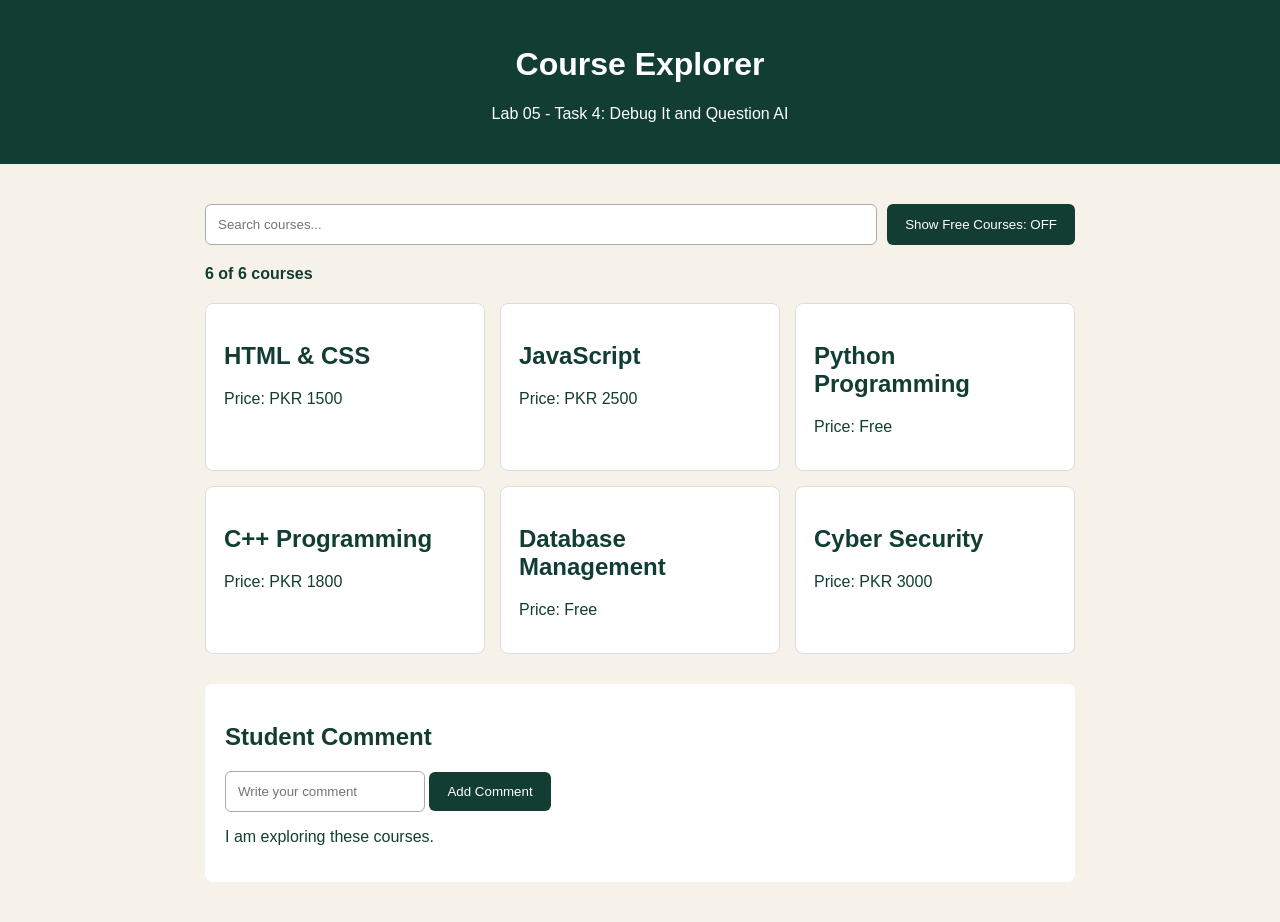
<file: lab 5 tasks/task4-debug-ai/index.html>
<!DOCTYPE html>
<html lang="en">
<head>
    <meta charset="UTF-8">
    <meta name="viewport" content="width=device-width, initial-scale=1.0">
    <title>Lab 05 - Task 4</title>
    <link rel="stylesheet" href="styles.css">
</head>
<body>
    <header>
        <h1>Course Explorer</h1>
        <p>Lab 05 - Task 4: Debug It and Question AI</p>
    </header>

    <main>
        <section class="controls">
            <input type="text" id="searchInput" placeholder="Search courses...">
            <button id="freeButton">Show Free Courses: OFF</button>
        </section>

        <p id="resultCount"></p>
        <section id="courseList" class="course-list"></section>

        <section class="comment-section">
            <h2>Student Comment</h2>
            <input type="text" id="commentInput" placeholder="Write your comment">
            <button id="commentButton">Add Comment</button>
            <p id="commentOutput"></p>
        </section>
    </main>

    <script src="app.js"></script>
</body>
</html>
</file>
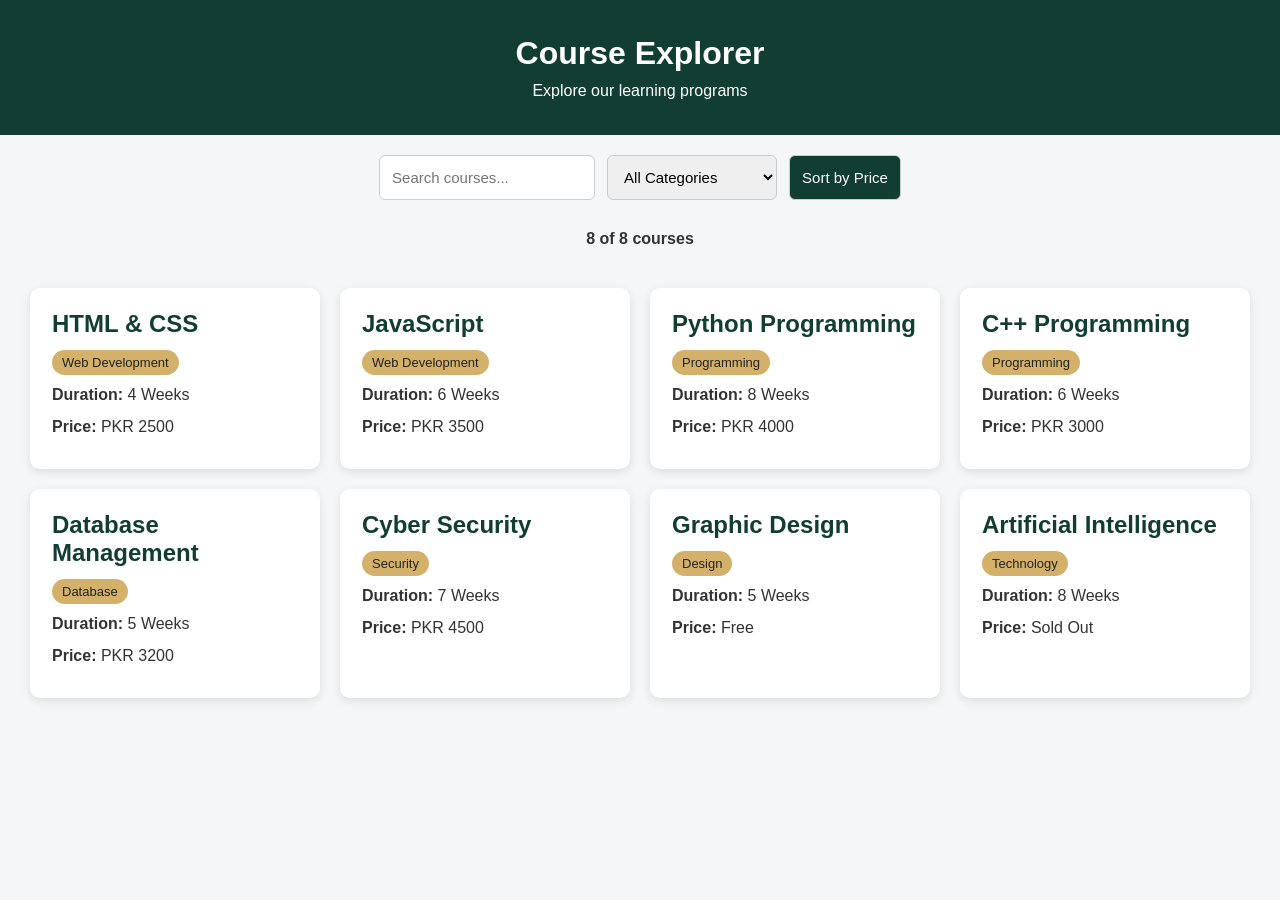
<file: lab 5 tasks/task2-cards.html>
<!DOCTYPE html>
<html lang="en">
<head>
    <meta charset="UTF-8">
    <meta name="viewport" content="width=device-width, initial-scale=1.0">
    <title>Course Explorer</title>
    <link rel="stylesheet" href="task2-styles.css">
</head>
<body>

    <header>
        <h1>Course Explorer</h1>
        <p>Explore our learning programs</p>
    </header>

    <section class="filters">

        <input
            type="text"
            id="searchInput"
            placeholder="Search courses..."
        >

        <select id="categoryFilter">
            <option value="All">All Categories</option>
            <option value="Web Development">Web Development</option>
            <option value="Programming">Programming</option>
            <option value="Database">Database</option>
            <option value="Security">Security</option>
            <option value="Design">Design</option>
            <option value="Technology">Technology</option>
        </select>

        <button id="sortButton">Sort by Price</button>

    </section>

    <p id="resultCount"></p>

    <main id="courseContainer" class="course-container"></main>

    <script src="task2-app.js"></script>

</body>
</html>
</file>
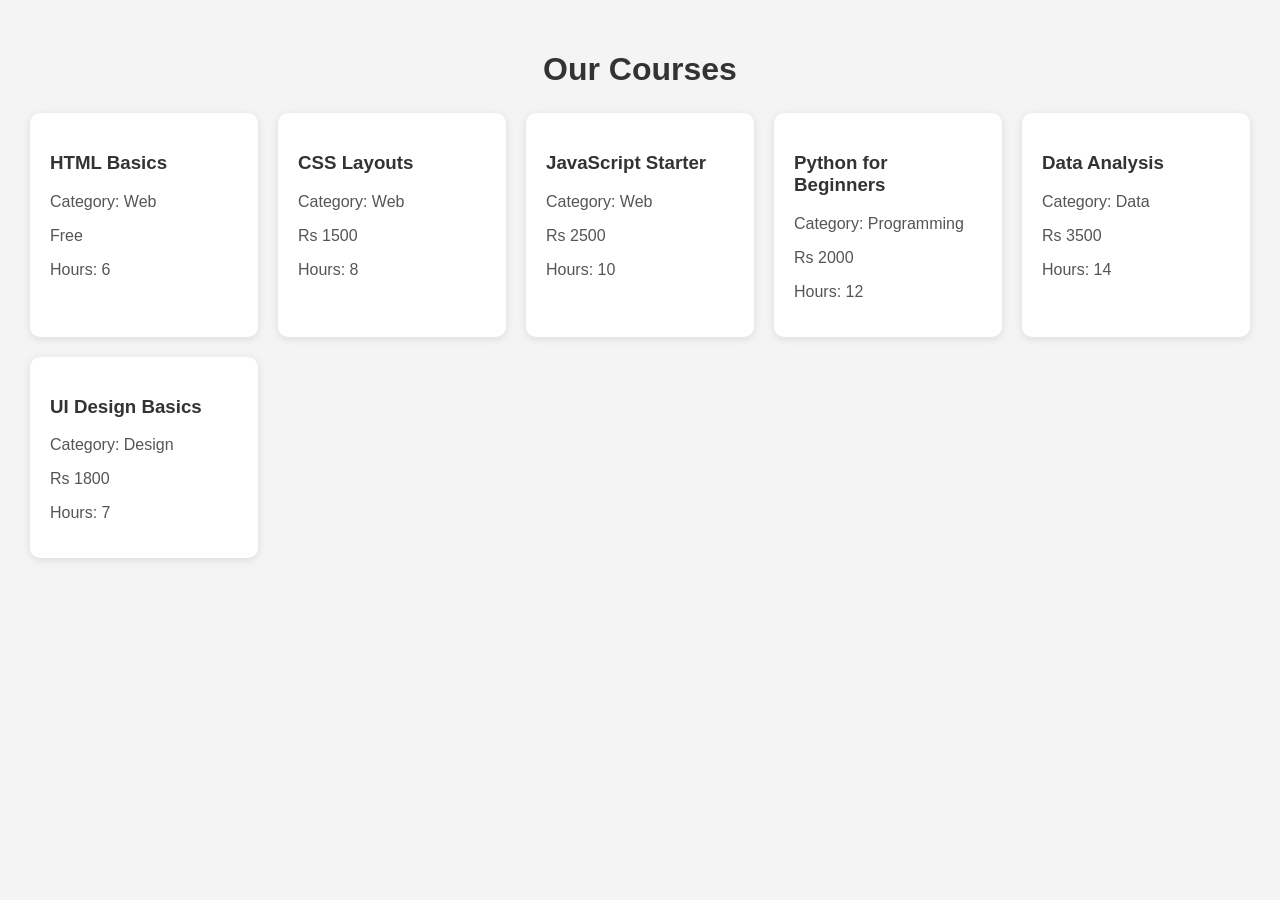
<file: lab 6 tasks/task2-courses.html>
<!DOCTYPE html>
<html lang="en">
<head>
    <meta charset="UTF-8">
    <meta name="viewport" content="width=device-width, initial-scale=1.0">
    <title>Courses Page</title>
    <link rel="stylesheet" href="task2-styles.css">
</head>
<body>

    <h1>Our Courses</h1>

    <p id="status">Loading courses...</p>

    <div id="list" class="course-list"></div>

    <script src="practice-api.js"></script>
    <script src="task2-app.js"></script>
</body>
</html>
</file>
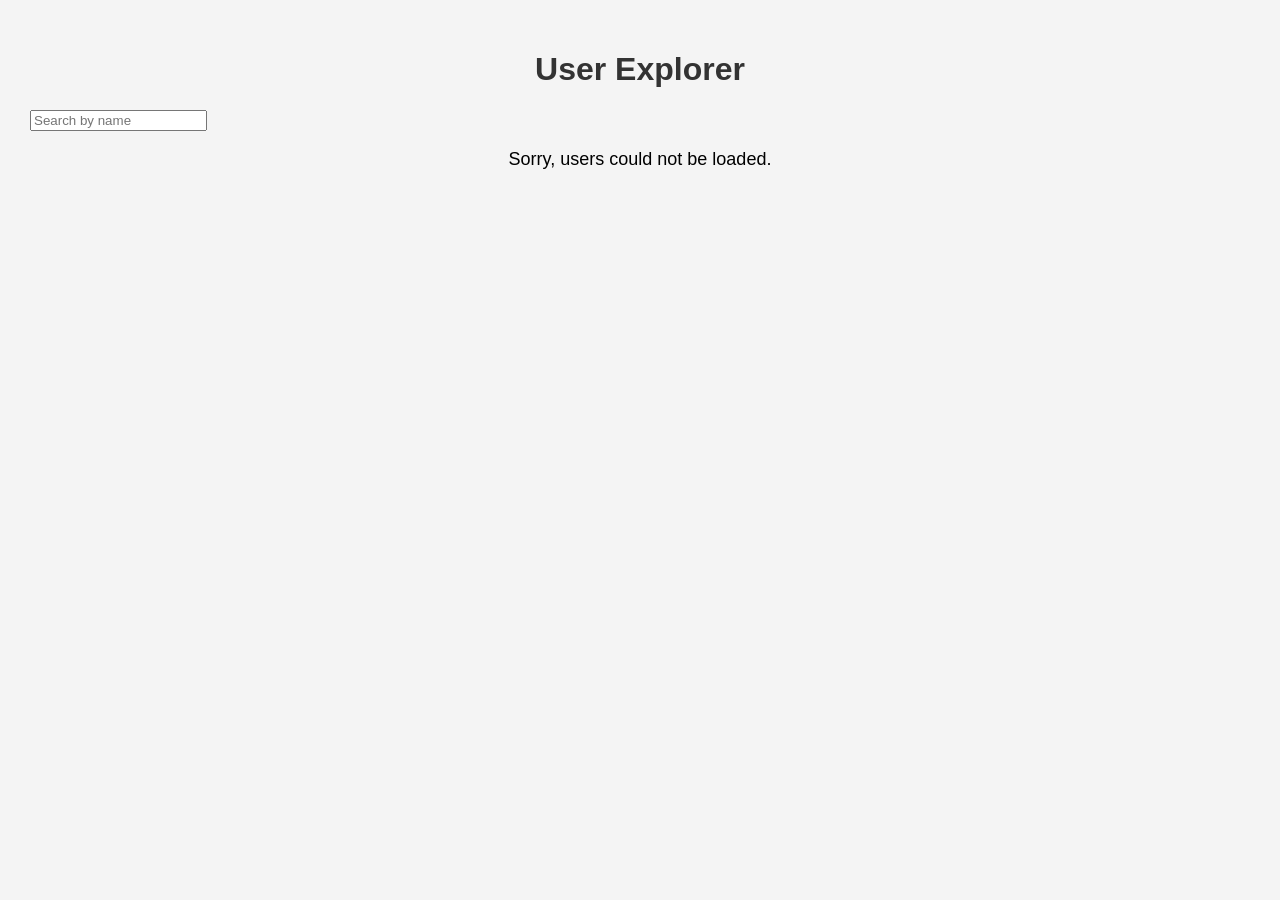
<file: lab 6 tasks/task3-users.html>
<!DOCTYPE html>
<html lang="en">
<head>
    <meta charset="UTF-8">
    <meta name="viewport" content="width=device-width, initial-scale=1.0">
    <title>User Explorer</title>
    <link rel="stylesheet" href="task2-styles.css">
</head>
<body>
    <h1>User Explorer</h1>

    <input type="text" id="search" placeholder="Search by name">
    <p id="status">Loading users...</p>
    <div id="list" class="course-list"></div>

    <script src="task3-users.js"></script>
</body>
</html>
</file>
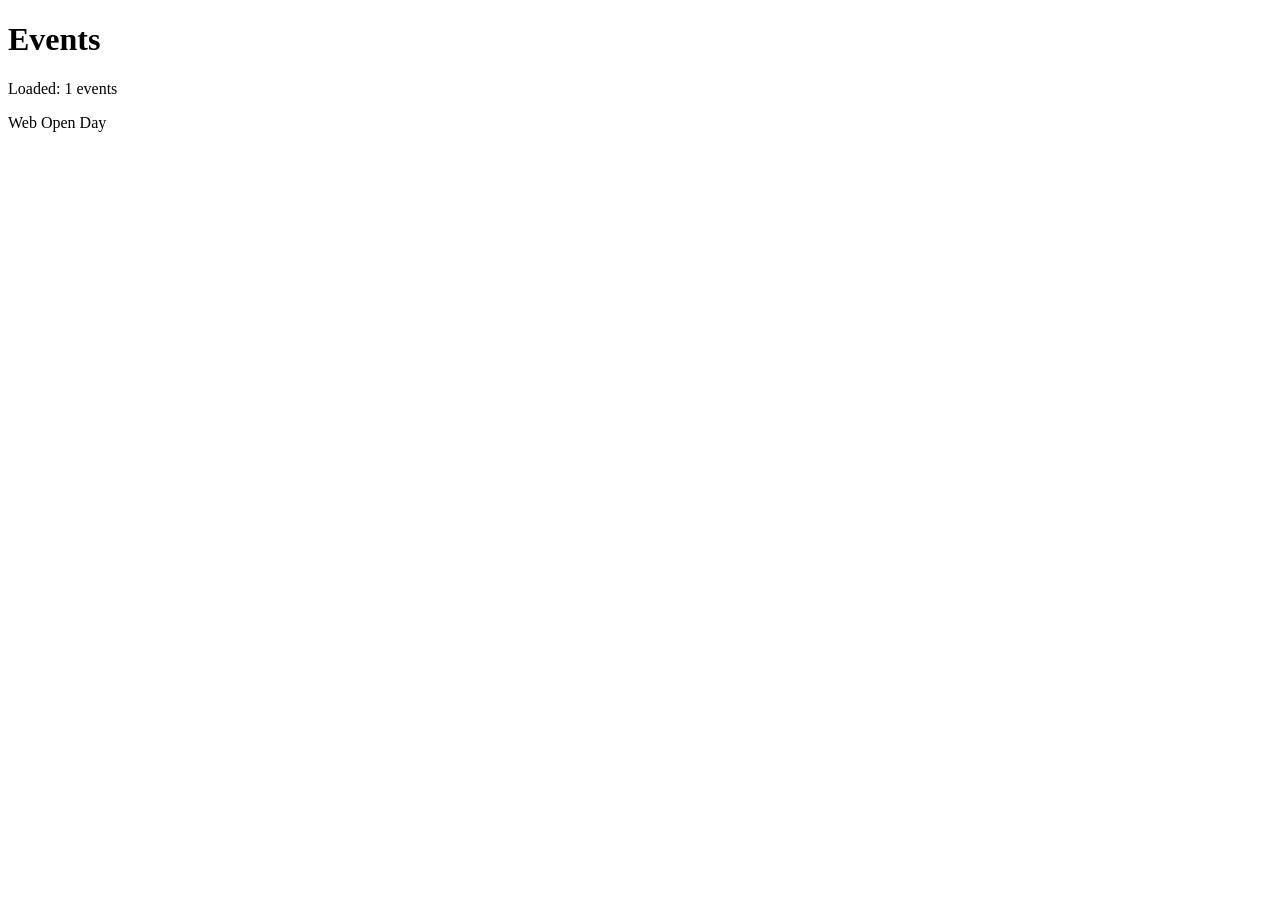
<file: lab 6 tasks/task4.html>
<!DOCTYPE html>
<html lang="en">
<head>
    <meta charset="UTF-8">
    <meta name="viewport" content="width=device-width, initial-scale=1.0">
    <title>Events</title>
</head>
<body>

    <h1>Events</h1>
    <p id="status">Loading events...</p>
    <div id="list"></div>
    <button id="retryBtn" hidden>Retry</button>

    <script src="practice-api.js"></script>
    <script src="task4.js"></script>
</body>
</html>
</file>
<file: lab 5 tasks/task4-debug-ai/styles.css>
* {
    box-sizing: border-box;
}

body {
    margin: 0;
    font-family: Arial, sans-serif;
    background: #f6f2e9;
    color: #123d32;
}

header {
    background: #123d32;
    color: white;
    text-align: center;
    padding: 25px;
}

main {
    max-width: 900px;
    margin: 25px auto;
    padding: 15px;
}

.controls {
    display: flex;
    flex-wrap: wrap;
    gap: 10px;
}

input {
    flex: 1;
    min-width: 200px;
    padding: 12px;
    border: 1px solid #aaa;
    border-radius: 6px;
}

button {
    padding: 12px 18px;
    background: #123d32;
    color: white;
    border: none;
    border-radius: 6px;
    cursor: pointer;
}

button:hover {
    background: #682d3b;
}

#resultCount {
    font-weight: bold;
    margin: 20px 0;
}

.course-list {
    display: grid;
    grid-template-columns: repeat(auto-fit, minmax(220px, 1fr));
    gap: 15px;
}

.course-card {
    background: white;
    padding: 18px;
    border-radius: 8px;
    border: 1px solid #ddd;
}

.comment-section {
    margin-top: 30px;
    padding: 20px;
    background: white;
    border-radius: 8px;
}

@media (max-width: 600px) {
    .controls {
        flex-direction: column;
    }

    .controls input,
    .controls button {
        width: 100%;
    }
}
</file>
<file: lab 5 tasks/task2-styles.css>
* {
    margin: 0;
    padding: 0;
    box-sizing: border-box;
}

body {
    font-family: Arial, sans-serif;
    background-color: #f4f6f8;
    color: #333;
}

header {
    text-align: center;
    padding: 35px 15px;
    background-color: #123d32;
    color: white;
}

header h1 {
    margin-bottom: 10px;
}

.course-container {
    display: grid;
    grid-template-columns: repeat(auto-fit, minmax(230px, 1fr));
    gap: 20px;
    padding: 30px;
}

.course-card {
    background-color: white;
    padding: 22px;
    border-radius: 10px;
    box-shadow: 0 3px 10px rgba(0, 0, 0, 0.1);
    transition: transform 0.3s;
}

.course-card:hover {
    transform: translateY(-5px);
}

.course-card h2 {
    color: #123d32;
    margin-bottom: 12px;
}

.course-card p {
    margin: 8px 0;
    line-height: 1.5;
}

.category {
    display: inline-block;
    background-color: #d4b16a;
    color: #222;
    padding: 5px 10px;
    border-radius: 15px;
    font-size: 13px;
}

@media (max-width: 600px) {
    .course-container {
        padding: 15px;
    }
}
.filters {
    display: flex;
    justify-content: center;
    flex-wrap: wrap;
    gap: 12px;
    padding: 20px;
}

.filters input,
.filters select,
.filters button {
    padding: 12px;
    border: 1px solid #ccc;
    border-radius: 6px;
    font-size: 15px;
}

.filters button {
    background-color: #123d32;
    color: white;
    cursor: pointer;
}

#resultCount {
    text-align: center;
    font-weight: bold;
    margin: 10px;
}

.empty-state {
    text-align: center;
    padding: 35px;
    color: #682d3b;
    grid-column: 1 / -1;
}

@media (max-width: 600px) {
    .filters {
        flex-direction: column;
    }

    .filters input,
    .filters select,
    .filters button {
        width: 100%;
    }
}
</file>
<file: lab 6 tasks/task2-styles.css>
body {
    font-family: Arial, sans-serif;
    margin: 0;
    padding: 30px;
    background-color: #f4f4f4;
}

h1 {
    text-align: center;
    color: #333;
}

#status {
    text-align: center;
    font-size: 18px;
}

.course-list {
    display: grid;
    grid-template-columns: repeat(auto-fit, minmax(220px, 1fr));
    gap: 20px;
    margin-top: 25px;
}

.card {
    background-color: white;
    padding: 20px;
    border-radius: 10px;
    box-shadow: 0 2px 8px rgba(0, 0, 0, 0.1);
}

.card h3 {
    color: #333;
}

.card p {
    color: #555;
}
</file>
